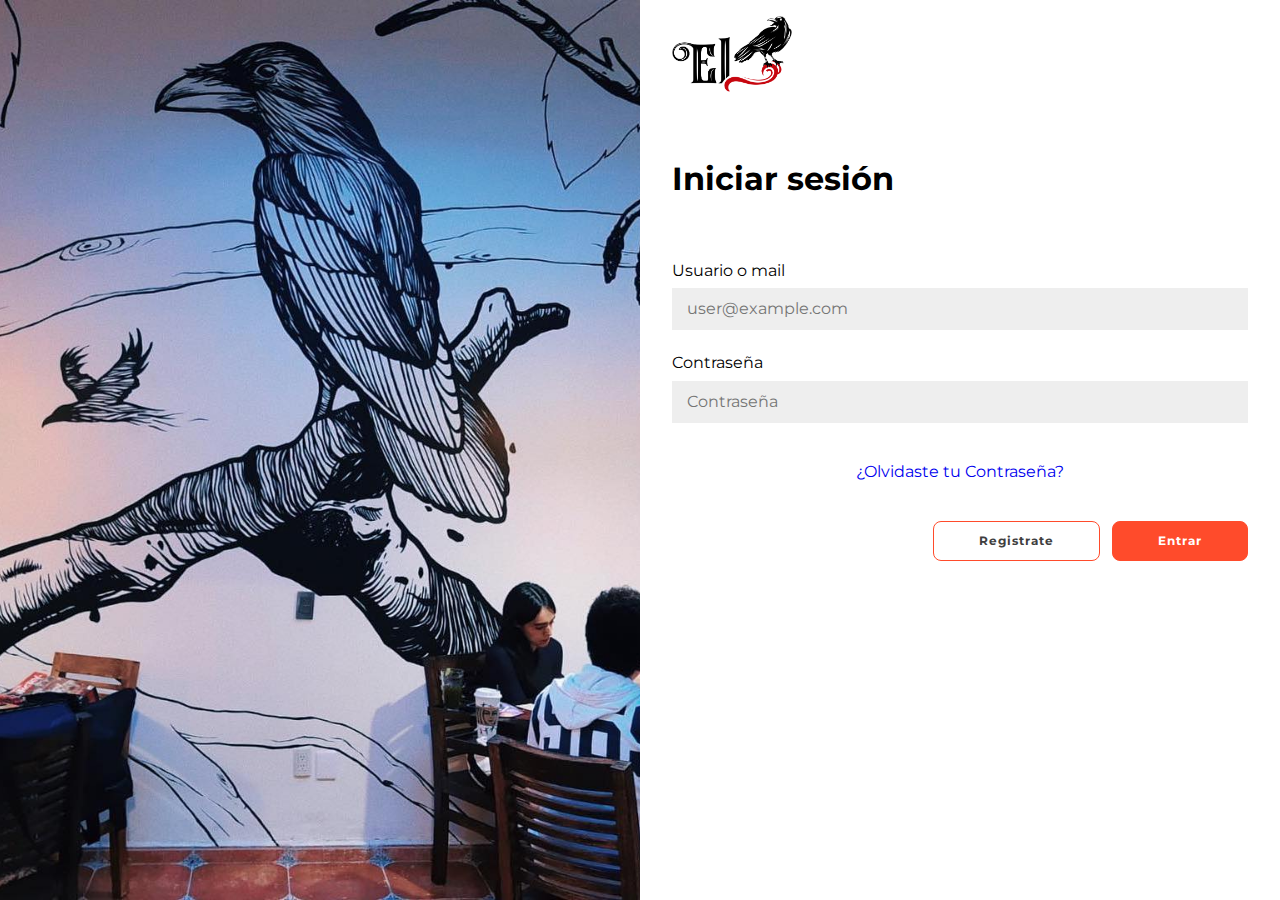
<file: index.html>
<!DOCTYPE html>
<html lang="en">
<head>
  <meta charset="UTF-8">
  <meta http-equiv="X-UA-Compatible" content="IE=edge">
  <meta name="viewport" content="width=device-width, initial-scale=1.0">
  <link rel="stylesheet" href="./css/normalize.css">
  <link rel="stylesheet" href="./css/style.css">
  <title>El Cuervo | Nido de juegos</title>
</head>
  <body>    
    <div class="container">
      <div class="window wall">
        <img class="wall__img" src="./img/wall_cuervo.jpeg" alt="Logo">         
      </div>
      <div class="window">
        <div class="login__div">
          <img class="__icon" src="./img/el_cuervo_icon.png" alt="Logo" />
          <h1 class="title">Iniciar sesión</h1>

          <form class="login__form">        
            <label for="user" class="login__label">Usuario o mail</label>        
            <input type="text" class="login__input" name="user" id="user" placeholder="user@example.com" required>
        
            <label for="password" class="login__label">Contraseña</label>
            <input type="password" class="login__input" name="password" id="password" placeholder="Contraseña" required>
          
            <span class="login__span"><a href="#">¿Olvidaste tu Contraseña?</a></span> 
            <div class="button_zone">
              <button type="submit" class="button bttn_primary">Entrar</button>  
              <a href="profile.html">
                <button type="button" class="button inline" href="">Registrate</button>
              </a>            
            </div>             
          </form>      
          
        </div>
      </div>
    </div>
  </body>
</html>
</file>
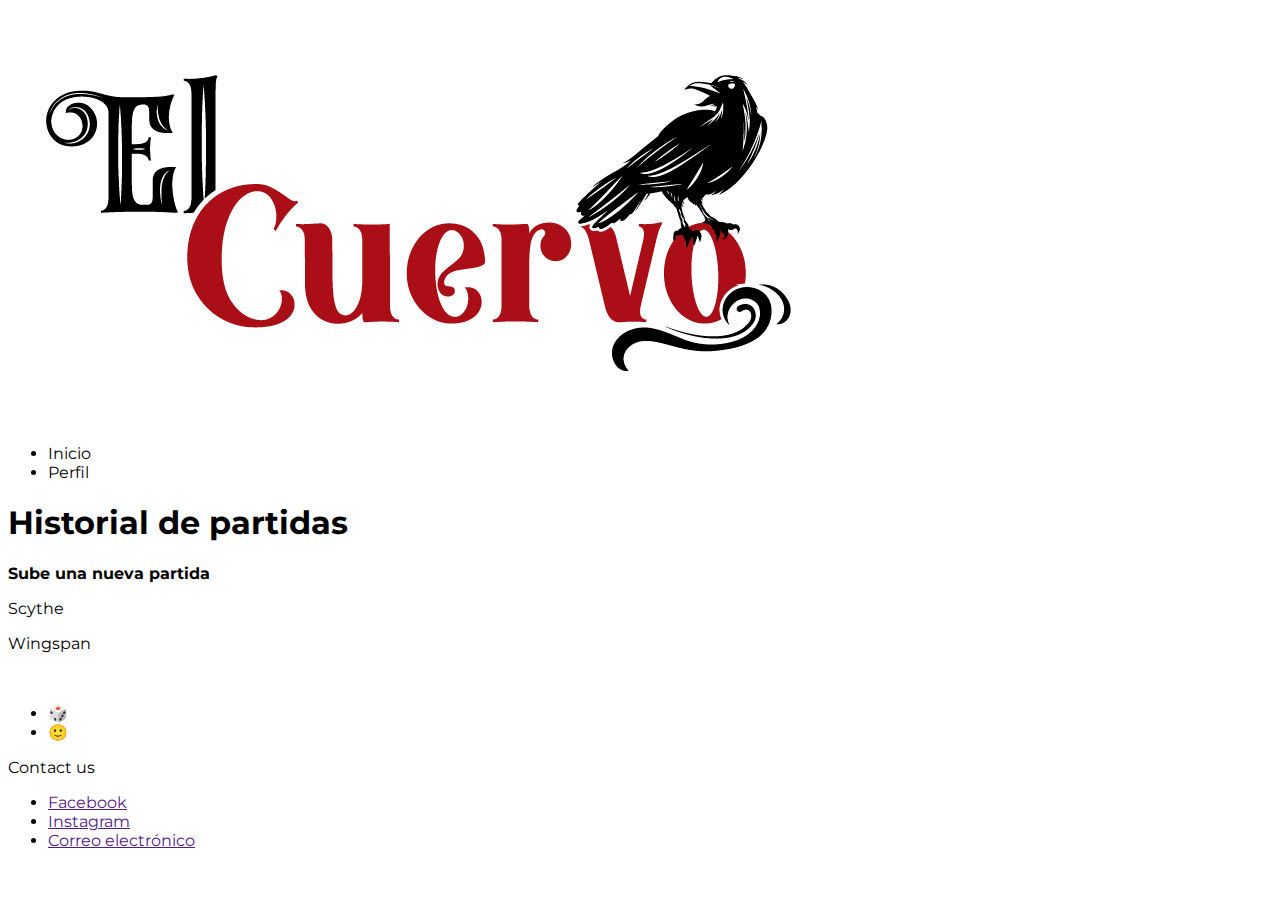
<file: perfil.html>
<!DOCTYPE html>
<html lang="en">
<head>
    <meta charset="UTF-8">
    <meta http-equiv="X-UA-Compatible" content="IE=edge">
    <meta name="viewport" content="width=device-width, initial-scale=1.0">
    <title>Mi perfil | El Cuervo</title>
    <link rel="stylesheet" href="./css/style.css">
</head>
<body>
    <header>
        <img src="./img/logo_Logo copia.jpg" alt="Logo">
        <nav class="main-nav">
            <ul>
                <li class="list-item">Inicio</li>
                <li class="list-item">Perfil</li>
            </ul>
        </nav>
    </header>
    <main>
        <h1>Historial de partidas</h1>
        <div>
            <p><strong>Sube una nueva partida</strong></p>
            <p>Scythe</p>
            <p>Wingspan</p>
            <br>
        </div>
    </main>
    <footer>
        <div>
            <ul>
                <li>🎲</li>
                <li>🙂</li>
            </ul>
        </div>
        <div>
            <p>Contact us</p>
            <nav class="footer-nav">
                <ul>
                    <li><a href="">Facebook</a></li>
                    <li><a href="">Instagram</a></li>
                    <li><a href="">Correo electrónico</a></li>
                </ul>
            </nav>
        </div>
    </footer>
</body>
</html>
</file>
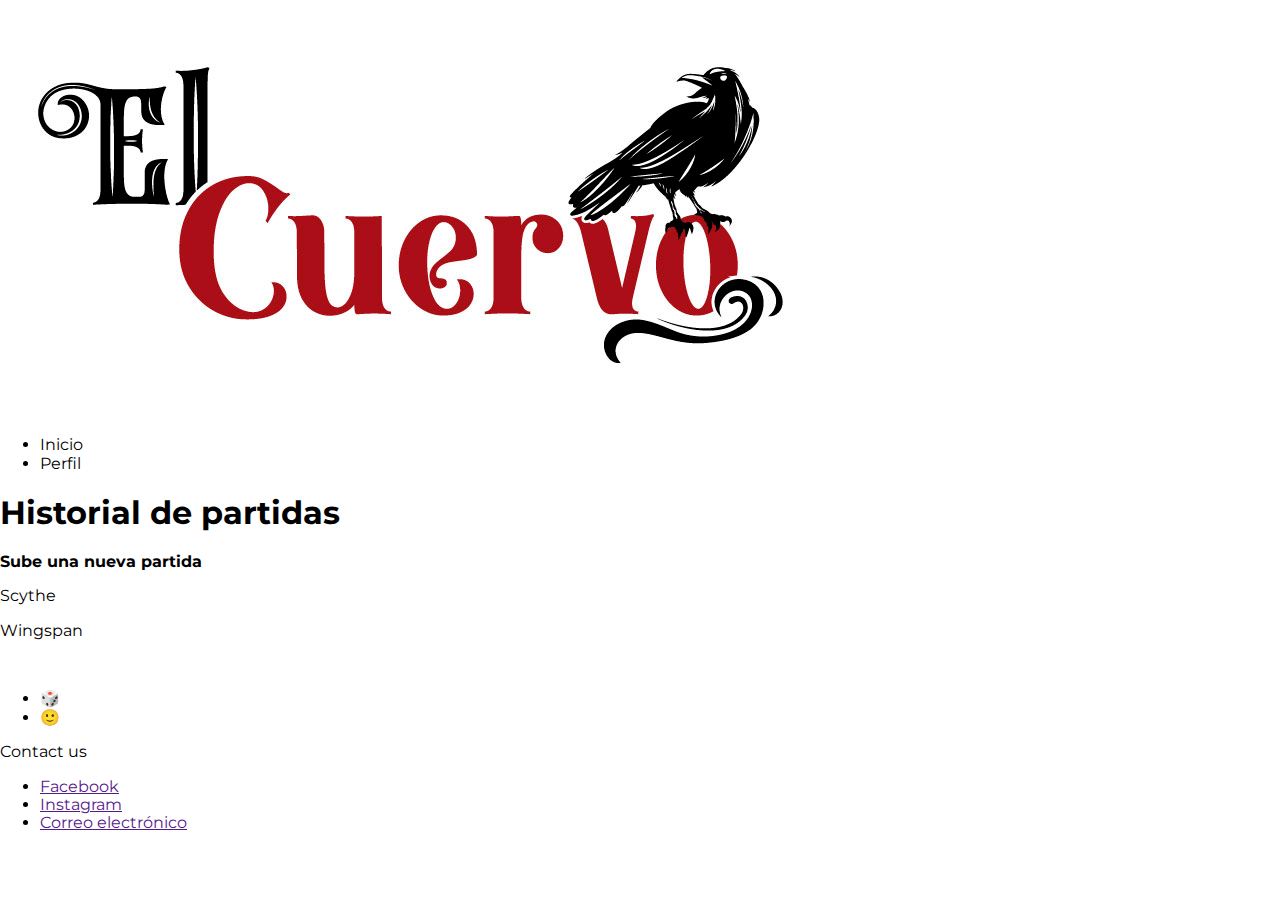
<file: profile.html>
<!DOCTYPE html>
<html lang="en">
<head>
    <meta charset="UTF-8">
    <meta http-equiv="X-UA-Compatible" content="IE=edge">
    <meta name="viewport" content="width=device-width, initial-scale=1.0">
    <title>Mi perfil | El Cuervo</title>
    <link rel="stylesheet" href="./css/normalize.css">
    <link rel="stylesheet" href="./css/style.css">
</head>
<body>
    <header>
        <img src="./img/logo_Logo copia.jpg" alt="Logo">
        <nav class="main-nav">
            <ul>
                <li class="list-item">Inicio</li>
                <li class="list-item">Perfil</li>
            </ul>
        </nav>
    </header>
    <main>
        <h1>Historial de partidas</h1>
        <div>
            <p><strong>Sube una nueva partida</strong></p>
            <p>Scythe</p>
            <p>Wingspan</p>
            <br>
        </div>
    </main>
    <footer>
        <div>
            <ul>
                <li>🎲</li>
                <li>🙂</li>
            </ul>
        </div>
        <div>
            <p>Contact us</p>
            <nav class="footer-nav">
                <ul>
                    <li><a href="">Facebook</a></li>
                    <li><a href="">Instagram</a></li>
                    <li><a href="">Correo electrónico</a></li>
                </ul>
            </nav>
        </div>
    </footer>
</body>
</html>
</file>
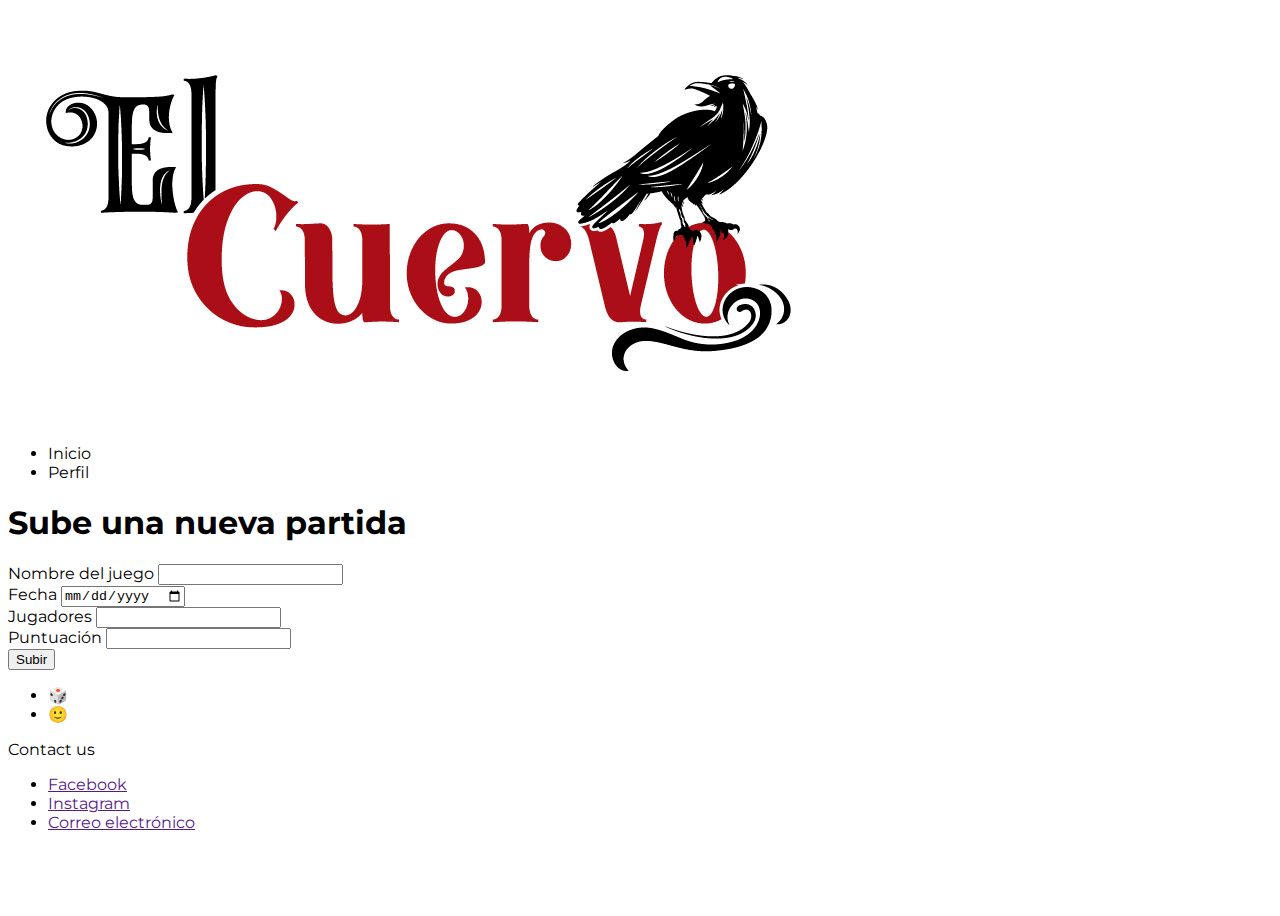
<file: sube_una_partida.html>
<!DOCTYPE html>
<html lang="en">
<head>
    <meta charset="UTF-8">
    <meta http-equiv="X-UA-Compatible" content="IE=edge">
    <meta name="viewport" content="width=device-width, initial-scale=1.0">
    <title>Sube una partida</title>
    <link rel="stylesheet" href="./css/style.css">
</head>
<body>
    <header>
        <img src="./img/logo_Logo copia.jpg" alt="Logo">
        <nav class="main-nav">
            <ul>
                <li class="list-item">Inicio</li>
                <li class="list-item">Perfil</li>
            </ul>
        </nav>
    </header>
    <main>
        <h1>Sube una nueva partida</h1>
        <form>
            <label for="game-name">Nombre del juego</label>
            <input type="text" name="game-name" required>
            <br>
            <label for="date">Fecha</label>
            <input type="date" name="date" required>
            <br>
            <label for="game-mates">Jugadores</label>
            <input type="text" name="game-mates">
            <br>
            <label for="score">Puntuación</label>
            <input type="number" name="score" required>
            <br>
            <button type="submit">Subir</button>

          </form>
    </main>
    <footer>
        <div>
            <ul>
                <li>🎲</li>
                <li>🙂</li>
            </ul>
        </div>
        <div>
            <p>Contact us</p>
            <nav class="footer-nav">
                <ul>
                    <li><a href="">Facebook</a></li>
                    <li><a href="">Instagram</a></li>
                    <li><a href="">Correo electrónico</a></li>
                </ul>
            </nav>
        </div>
    </footer>
</body>
</html>
</file>
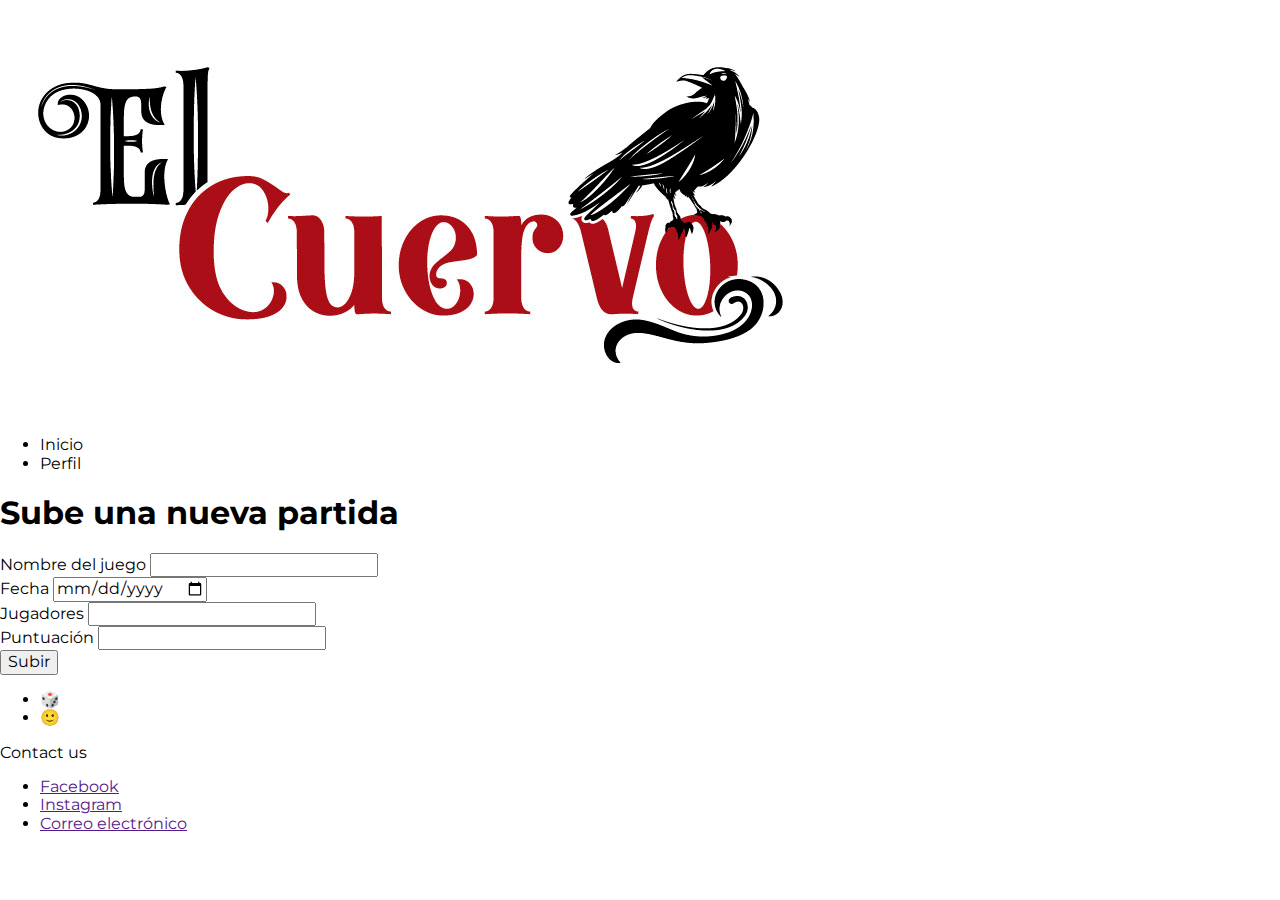
<file: upload_match.html>
<!DOCTYPE html>
<html lang="en">
<head>
    <meta charset="UTF-8">
    <meta http-equiv="X-UA-Compatible" content="IE=edge">
    <meta name="viewport" content="width=device-width, initial-scale=1.0">
    <title>Sube una partida | El Cuervo</title>
    <link rel="stylesheet" href="./css/normalize.css">
    <link rel="stylesheet" href="./css/style.css">
</head>
<body>
    <header>
        <img src="./img/logo_Logo copia.jpg" alt="Logo">
        <nav class="main-nav">
            <ul>
                <li class="list-item">Inicio</li>
                <li class="list-item">Perfil</li>
            </ul>
        </nav>
    </header>
    <main>
        <h1>Sube una nueva partida</h1>
        <form>
            <label for="game-name">Nombre del juego</label>
            <input type="text" name="game-name" required>
            <br>
            <label for="date">Fecha</label>
            <input type="date" name="date" required>
            <br>
            <label for="game-mates">Jugadores</label>
            <input type="text" name="game-mates">
            <br>
            <label for="score">Puntuación</label>
            <input type="number" name="score" required>
            <br>
            <button type="submit">Subir</button>

          </form>
    </main>
    <footer>
        <div>
            <ul>
                <li>🎲</li>
                <li>🙂</li>
            </ul>
        </div>
        <div>
            <p>Contact us</p>
            <nav class="footer-nav">
                <ul>
                    <li><a href="">Facebook</a></li>
                    <li><a href="">Instagram</a></li>
                    <li><a href="">Correo electrónico</a></li>
                </ul>
            </nav>
        </div>
    </footer>
</body>
</html>
</file>
<file: css/style.css>
@import url('https://fonts.googleapis.com/css?family=Montserrat:400,800');

body {	
	font-family: 'Montserrat', sans-serif;	
    height: 100vh;
    width: 100vw;        
}

.__icon {    
    width: 120px; 
    height: auto;     
}

.container {
    display: flex;
    min-height: 100vh;     
}

.window {
    width: 100vw;    
    min-height: 100vh;
    display: block;    
}

.login__div {    
    padding: 1em 2em;   
    max-width: 600px;
    margin: auto;
}

.flex-center {
    display: flex;
    flex-direction: column;
    justify-content: center;    
}

h1.title {
    font-weight: bold;
    margin-top: 2em;    
    font-size: 2em;
}

.login__form {
    margin-top: 3em;
    display: flex;
    flex-direction: column;
}

.login__label {
    margin-top: 1em;
}


input.login__input {
    background-color: #eee;
    border: none;
    padding: 12px 15px;
    margin: 8px 0;    
}

.login__span {
    margin-top: 2em;
    text-align: center;
}

.login__span a {
    text-decoration: none;
}

.button_zone {
    margin-top: 1em;
    text-align: center;
}

.button {
    border-radius: 8px;	
	background-color: white;
	color: #3e3e3e;
	font-size: 12px;
	font-weight: bold;
	padding: 12px 45px;
	letter-spacing: 1px;
	transition:  all 80ms ease-in;
    cursor: pointer; 
    width: 100%;
}

.bttn_primary {    
	border: 1px solid #FF4B2B;
	background-color: #FF4B2B;
	color: #FFFFFF;
}

.bttn_primary:hover {
    background-color: #b5311a;
}

.inline {    
	border: 1px solid #FF4B2B;
	background-color: white;
	color: #3e3e3e;	
}

.button_zone button {
    margin-top: 2em;
}

.wall {
    display: none;
}

.window_full {
    min-width: 100vw;    
    min-height: 100vh;
}

.flex__center {
    display: flex;
    flex-direction: column;
    justify-content: center;
    align-items: center;
    background-image: url("../img/bg_img.png");
}

.window__register {
    /* border: 1px solid black; */
    padding: 1em 2em;   
    max-width: 600px;   
    width: 80%; 
    background-color: white;
}

.register__form {   
    margin-top: 2em;     
    display: flex;
    flex-direction: column;
}

.register__icon {
    width: 60px;    
    height: 39px;
}

.register__title {
    margin: 0;
    margin-left: 0.5em;
}

.register__header {
    display: flex;
    align-items: center;
}


@media (min-width: 1000px) {
    .wall {
        display: block;        
        overflow: hidden;
    }

    .window {
        display: inline-block;
        width: 50vw;
        min-height: 100vh;        
    }

    .wall__img {
        height: 100%;
        width: 100%;
        object-fit: cover;
    }

    .button_zone {
        display: flex;        
        flex-direction: row-reverse;
    }

    .button {
        width: initial;
        margin-left: 1em;
    }

    .tex__center {
        justify-content: center;
    }
}
</file>
